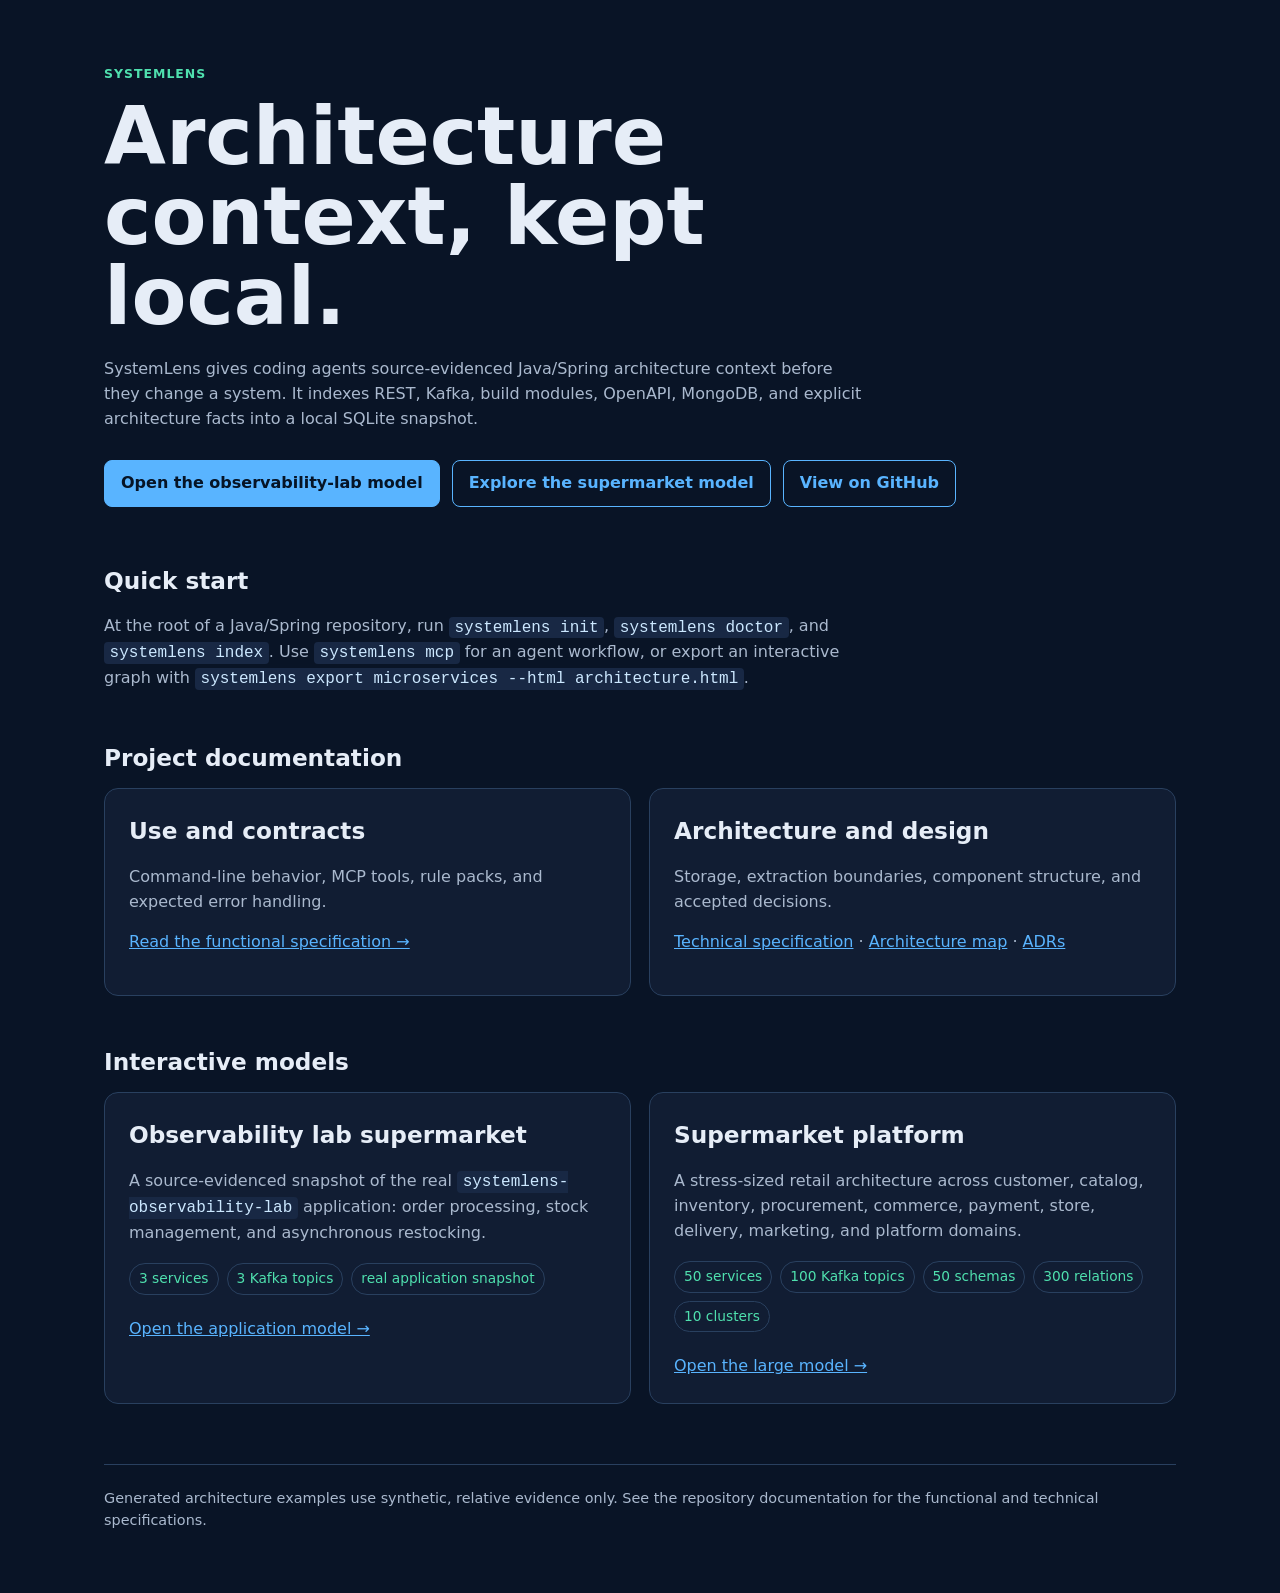
<file: docs/index.html>
<!doctype html>
<html lang="en">
<head>
  <meta charset="utf-8">
  <meta name="viewport" content="width=device-width, initial-scale=1">
  <meta name="description" content="SystemLens documentation and interactive architecture examples.">
  <title>SystemLens — Architecture context for coding agents</title>
  <style>
    :root { color-scheme: dark; --ink: #e6edf7; --muted: #aab9ce; --surface: #111d33; --line: #29405f; --accent: #59b4ff; --mint: #4fe0ae; }
    * { box-sizing: border-box; }
    body { margin: 0; font: 16px/1.55 Inter, ui-sans-serif, system-ui, sans-serif; color: var(--ink); background: #091426; }
    main { max-width: 1120px; margin: auto; padding: 64px 24px; }
    .eyebrow { color: var(--mint); font-weight: 700; letter-spacing: .08em; text-transform: uppercase; font-size: .78rem; }
    h1 { font-size: clamp(2.5rem, 7vw, 5rem); line-height: 1; max-width: 800px; margin: 14px 0 20px; }
    h2 { margin: 0 0 12px; font-size: 1.45rem; }
    p { color: var(--muted); max-width: 760px; }
    a { color: var(--accent); }
    .actions { display: flex; flex-wrap: wrap; gap: 12px; margin: 28px 0 56px; }
    .button { display: inline-block; padding: 10px 16px; border: 1px solid var(--accent); border-radius: 8px; text-decoration: none; font-weight: 700; }
    .button.primary { color: #061426; background: var(--accent); }
    .cards { display: grid; grid-template-columns: repeat(auto-fit, minmax(260px, 1fr)); gap: 18px; }
    .card { padding: 24px; background: var(--surface); border: 1px solid var(--line); border-radius: 14px; }
    .facts { display: flex; flex-wrap: wrap; gap: 8px; margin: 18px 0 22px; }
    .facts span { padding: 4px 9px; border: 1px solid var(--line); border-radius: 999px; color: var(--mint); font-size: .86rem; }
    code { padding: .12em .35em; border-radius: 4px; background: #182844; color: #cce8ff; }
    footer { margin-top: 60px; padding-top: 22px; border-top: 1px solid var(--line); color: var(--muted); font-size: .9rem; }
  </style>
</head>
<body>
  <main>
    <div class="eyebrow">SystemLens</div>
    <h1>Architecture context, kept local.</h1>
    <p>SystemLens gives coding agents source-evidenced Java/Spring architecture context before they change a system. It indexes REST, Kafka, build modules, OpenAPI, MongoDB, and explicit architecture facts into a local SQLite snapshot.</p>
    <div class="actions">
      <a class="button primary" href="models/simple-supermarket.html">Open the observability-lab model</a>
      <a class="button" href="models/supermarket.html">Explore the supermarket model</a>
      <a class="button" href="https://github.com/elkouhen/systemlens">View on GitHub</a>
    </div>

    <section aria-labelledby="quickstart">
      <h2 id="quickstart">Quick start</h2>
      <p>At the root of a Java/Spring repository, run <code>systemlens init</code>, <code>systemlens doctor</code>, and <code>systemlens index</code>. Use <code>systemlens mcp</code> for an agent workflow, or export an interactive graph with <code>systemlens export microservices --html architecture.html</code>.</p>
    </section>

    <section aria-labelledby="documentation" style="margin-top: 48px">
      <h2 id="documentation">Project documentation</h2>
      <div class="cards">
        <article class="card">
          <h2>Use and contracts</h2>
          <p>Command-line behavior, MCP tools, rule packs, and expected error handling.</p>
          <a href="https://github.com/elkouhen/systemlens/blob/main/docs/SPEC-FONC.md">Read the functional specification →</a>
        </article>
        <article class="card">
          <h2>Architecture and design</h2>
          <p>Storage, extraction boundaries, component structure, and accepted decisions.</p>
          <p><a href="https://github.com/elkouhen/systemlens/blob/main/docs/SPEC-TECH.md">Technical specification</a> · <a href="https://github.com/elkouhen/systemlens/blob/main/docs/ARCHITECTURE.md">Architecture map</a> · <a href="https://github.com/elkouhen/systemlens/blob/main/docs/ADR.md">ADRs</a></p>
        </article>
      </div>
    </section>

    <section aria-labelledby="examples" style="margin-top: 48px">
      <h2 id="examples">Interactive models</h2>
      <div class="cards">
        <article class="card">
          <h2>Observability lab supermarket</h2>
          <p>A source-evidenced snapshot of the real <code>systemlens-observability-lab</code> application: order processing, stock management, and asynchronous restocking.</p>
          <div class="facts"><span>3 services</span><span>3 Kafka topics</span><span>real application snapshot</span></div>
          <a href="models/simple-supermarket.html">Open the application model →</a>
        </article>
        <article class="card">
          <h2>Supermarket platform</h2>
          <p>A stress-sized retail architecture across customer, catalog, inventory, procurement, commerce, payment, store, delivery, marketing, and platform domains.</p>
          <div class="facts"><span>50 services</span><span>100 Kafka topics</span><span>50 schemas</span><span>300 relations</span><span>10 clusters</span></div>
          <a href="models/supermarket.html">Open the large model →</a>
        </article>
      </div>
    </section>

    <footer>Generated architecture examples use synthetic, relative evidence only. See the repository documentation for the functional and technical specifications.</footer>
  </main>
</body>
</html>
</file>
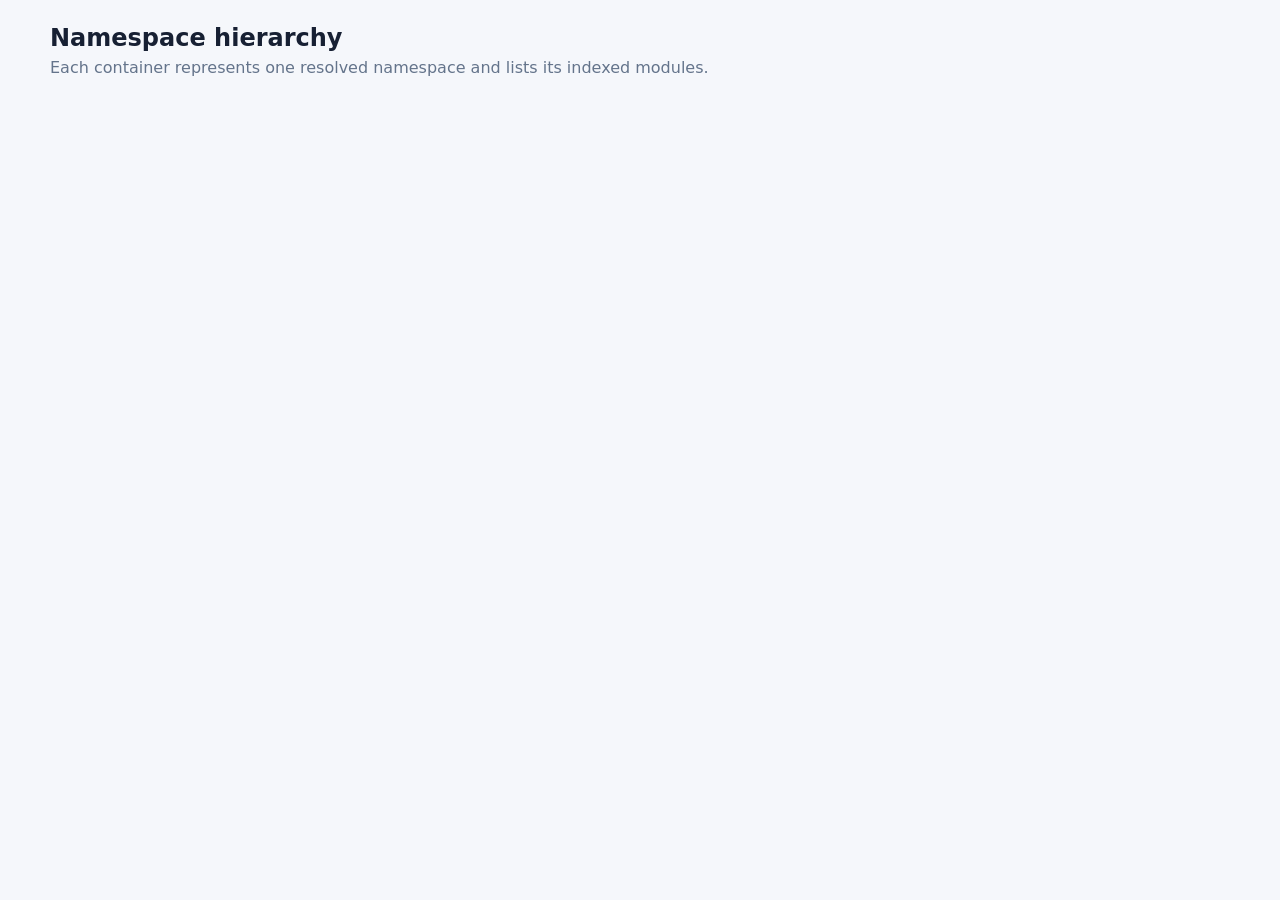
<file: src/systemlens/render/assets/namespaces.html>
<!doctype html>
<html lang="en">
<head>
  <meta charset="utf-8">
  <meta name="viewport" content="width=device-width, initial-scale=1">
  <title>SystemLens namespaces</title>
  <style>
    :root { color: #172033; background: #f5f7fb; font-family: Inter, ui-sans-serif, system-ui, sans-serif; }
    * { box-sizing: border-box; }
    body { margin: 0; padding: 24px; }
    header { margin: 0 auto 20px; max-width: 1180px; }
    h1 { margin: 0 0 6px; font-size: 24px; }
    p { margin: 0; color: #64748b; }
    #namespace-grid { display: grid; grid-template-columns: repeat(auto-fit, minmax(260px, 1fr)); gap: 16px; max-width: 1180px; margin: 0 auto; }
    .namespace { min-height: 120px; padding: 14px; border: 1px solid #93c5fd; border-radius: 12px; background: #eff6ff; box-shadow: 0 4px 14px rgba(15, 23, 42, .08); }
    .namespace h2 { margin: 0 0 10px; color: #1d4f91; font-size: 15px; }
    .parent { margin: -5px 0 10px; color: #64748b; font-size: 11px; }
    ul { display: grid; gap: 6px; margin: 0; padding: 0; list-style: none; }
    li { padding: 7px 9px; border: 1px solid #dbeafe; border-radius: 7px; background: #fff; font-size: 13px; }
    li small { display: block; margin-top: 2px; color: #64748b; font-size: 10px; }
    .empty { color: #64748b; font-size: 13px; }
  </style>
</head>
<body>
  <header><h1>Namespace hierarchy</h1><p>Each container represents one resolved namespace and lists its indexed modules.</p></header>
  <main id="namespace-grid"></main>
  <script>
    const data = __NAMESPACE_DATA__;
    const grid = document.getElementById("namespace-grid");
    data.namespaces.forEach(namespace => {
      const box = document.createElement("section"); box.className = "namespace";
      const title = document.createElement("h2"); title.textContent = namespace.name; box.append(title);
      if (namespace.parent) { const parent = document.createElement("div"); parent.className = "parent"; parent.textContent = `Parent logique : ${namespace.parent}`; box.append(parent); }
      const list = document.createElement("ul");
      namespace.modules.forEach(module => { const item = document.createElement("li"); item.textContent = module.name; const meta = document.createElement("small"); meta.textContent = `${module.kind} · ${module.deployable ? "deployable" : "module"}`; item.append(meta); list.append(item); });
      if (!namespace.modules.length) { const empty = document.createElement("div"); empty.className = "empty"; empty.textContent = "Aucun module indexé"; box.append(empty); } else box.append(list);
      grid.append(box);
    });
    if (!data.namespaces.length) grid.innerHTML = '<p class="empty">No namespace found.</p>';
  </script>
</body>
</html>
</file>
